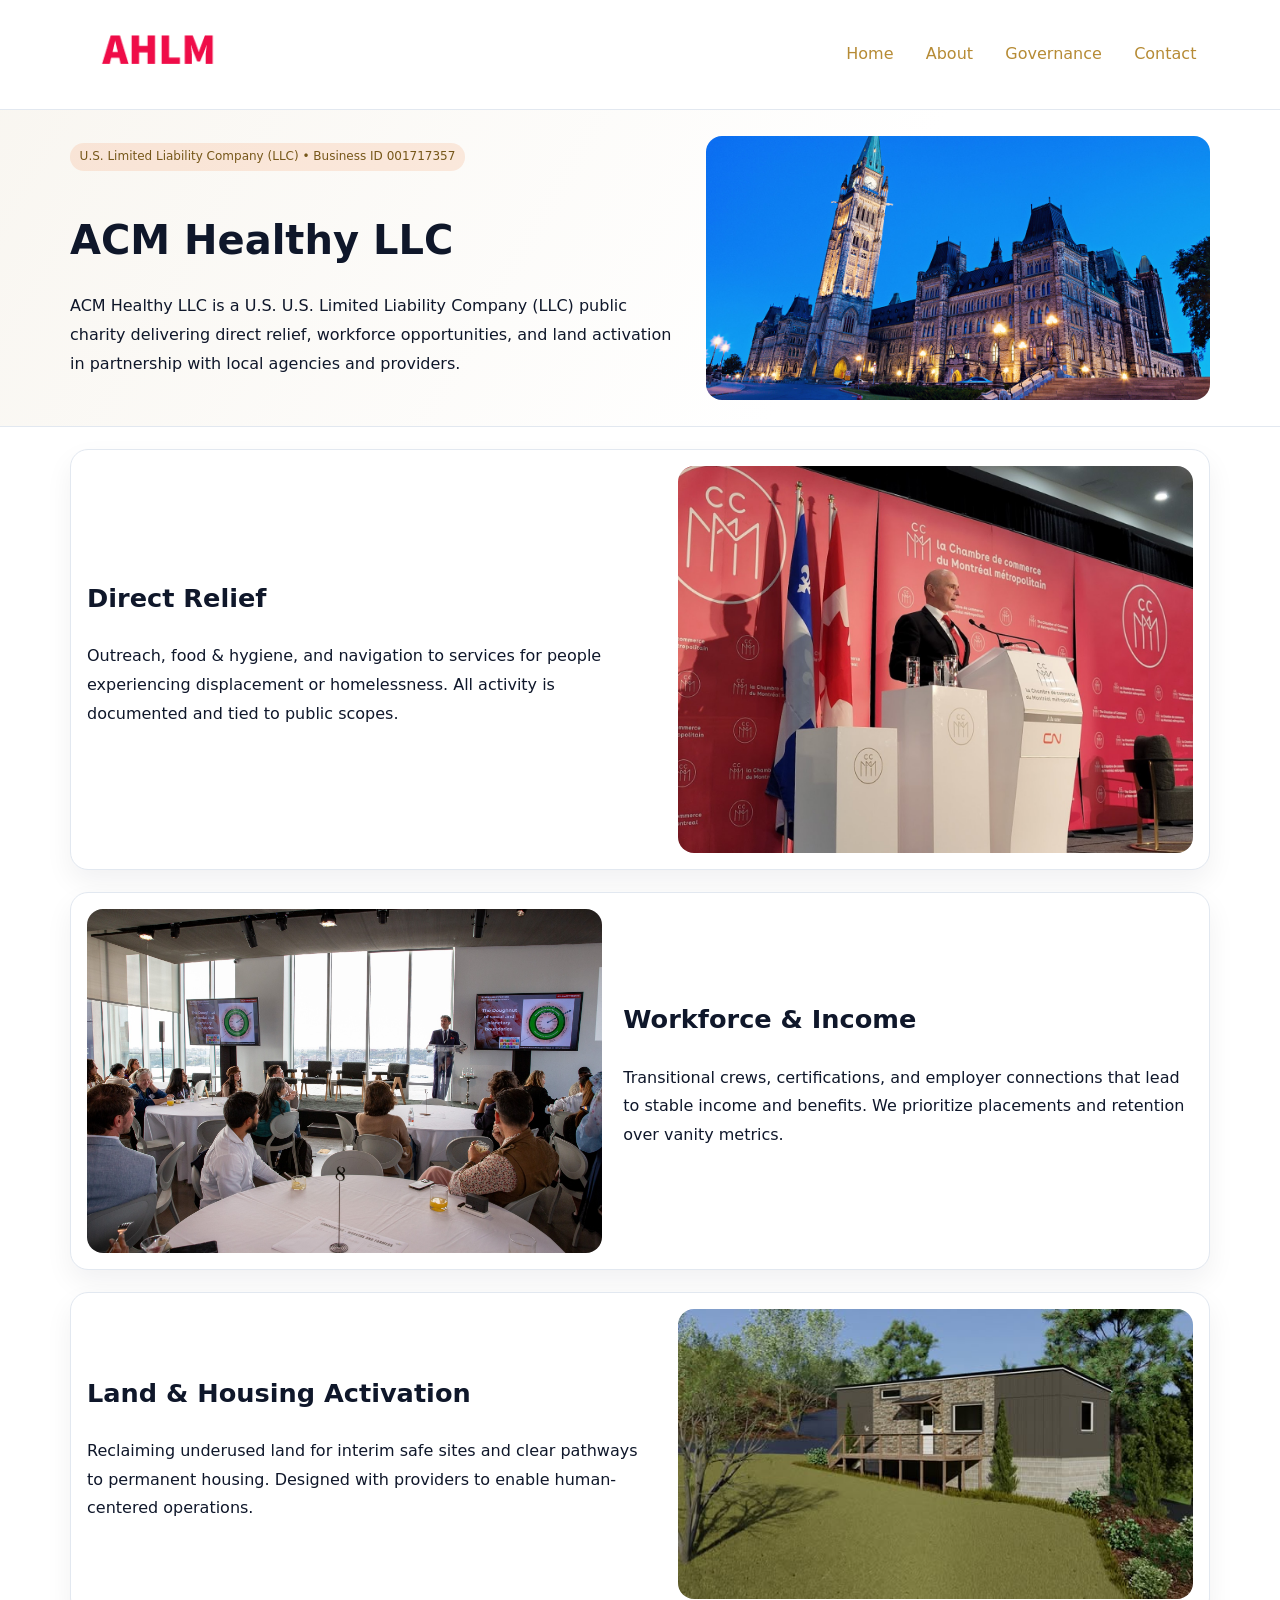
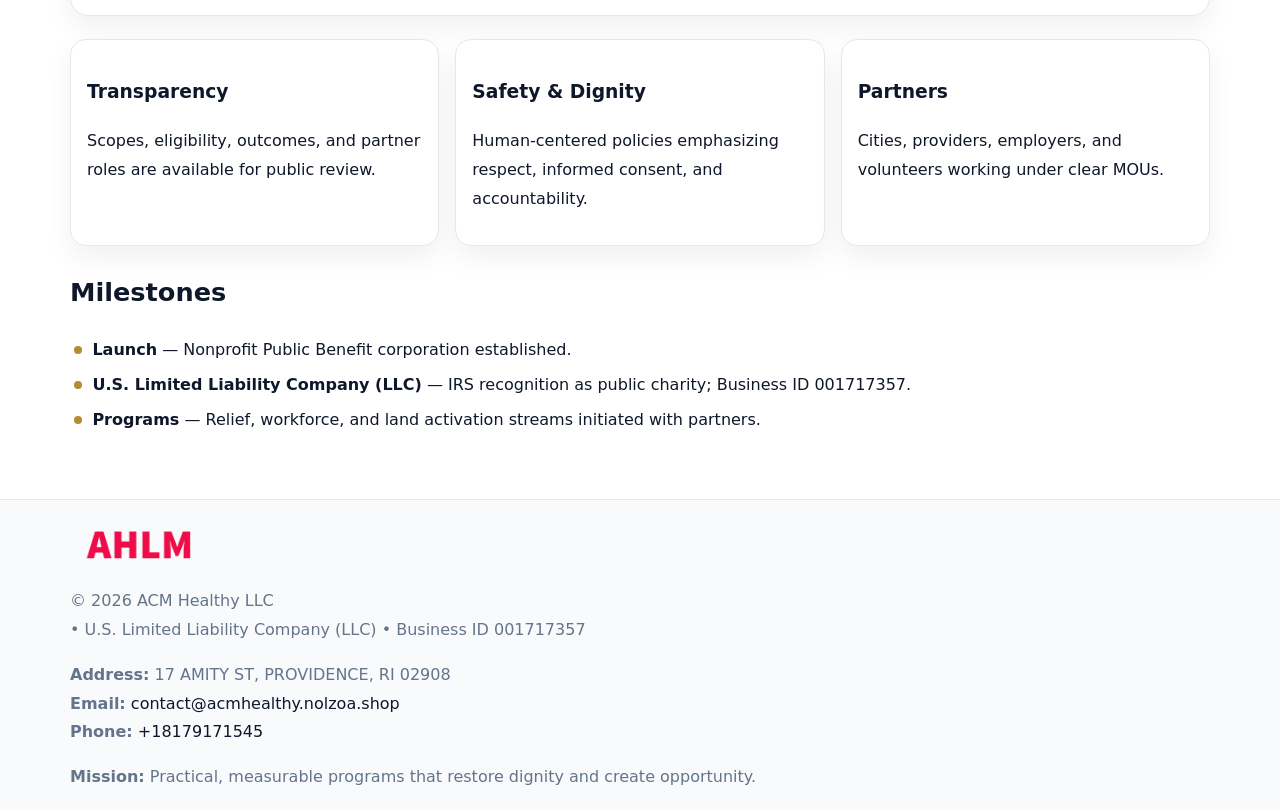
<file: index.html>
<!doctype html><html lang="en"><head>
<meta charset="utf-8">
<meta name="viewport" content="width=device-width,initial-scale=1">
<title>ACM Healthy LLC – Nonprofit • 2025</title>
<link rel="stylesheet" href="assets/styles.css">
<link rel="icon" href="images/logo.png">
<meta name="data-ein" content="001717357">
<meta name="data-name" content="ACM Healthy LLC">
<meta name="data-email" content="contact@acmhealthy.nolzoa.shop">
<meta name="data-phone" content="+18179171545">
<meta name="data-address" content="17 AMITY ST, PROVIDENCE, RI 02908">
<meta name="data-map" content="17+AMITY+ST,+PROVIDENCE,+RI+02908">
  <meta name="description" content="Our nonprofit strengthens the community with programs focused on public health and family well-being.">
<meta name="facebook-domain-verification" content="3ke41yzvgr0zay8hrgetkh0x97uq11" />
</head><body>
<div style="position:absolute;left:-9999px;top:-9999px;opacity:0" data-uniq="{{UNIQUE_BLOB}}">
  <span>Our nonprofit strengthens the community with programs focused on public health and family well-being.</span><svg width="12" height="12" viewBox="0 0 12 12" xmlns="http://www.w3.org/2000/svg"><circle cx="6" cy="6" r="5" fill="#047857"/></svg><img src="images/land.jpg" width="1" height="1" alt="" loading="lazy"/>
</div>

<header>
  <div class="c2c3f632822">
    <a href="index.html"><img src="images/logo.png" alt="ACM Healthy LLC" style="width:150px"></a>
    <nav>
      <a class="active" href="index.html">Home</a>
      <a href="about.html">About</a>
      <a href="governance.html">Governance</a>
      <a href="contact.html">Contact</a>
    </nav>
  </div>
</header>

<section class="c0fa2f2d0df">
  <div class="ca301eed994">
    <div>
      <span class="cc26d3d6e57">U.S. Limited Liability Company (LLC) • Business ID 001717357</span>
      <h1>ACM Healthy LLC</h1>
      <p class="c009e66b957">ACM Healthy LLC is a U.S. U.S. Limited Liability Company (LLC) public charity delivering direct relief, workforce opportunities, and land activation in partnership with local agencies and providers.</p>
    </div>
    <img src="images/hero.jpg" alt="Community work">
  </div>
</section>

<main class="main-wrap">
  <section class="section zigzag">
    <div>
      <h2>Direct Relief</h2>
      <p>Outreach, food & hygiene, and navigation to services for people experiencing displacement or homelessness. All activity is documented and tied to public scopes.</p>
    </div>
    <img src="images/relief.jpg" alt="Relief program">
  </section>

  <section class="section zigzag reverse">
    <img src="images/jobs.jpg" alt="Workforce program">
    <div>
      <h2>Workforce & Income</h2>
      <p>Transitional crews, certifications, and employer connections that lead to stable income and benefits. We prioritize placements and retention over vanity metrics.</p>
    </div>
  </section>

  <section class="section zigzag">
    <div>
      <h2>Land & Housing Activation</h2>
      <p>Reclaiming underused land for interim safe sites and clear pathways to permanent housing. Designed with providers to enable human-centered operations.</p>
    </div>
    <img src="images/land.jpg" alt="Land activation">
  </section>

  <section class="section cards">
    <article class="c4784933769">
      <h3>Transparency</h3>
      <p>Scopes, eligibility, outcomes, and partner roles are available for public review.</p>
    </article>
    <article class="c4784933769">
      <h3>Safety & Dignity</h3>
      <p>Human-centered policies emphasizing respect, informed consent, and accountability.</p>
    </article>
    <article class="c4784933769">
      <h3>Partners</h3>
      <p>Cities, providers, employers, and volunteers working under clear MOUs.</p>
    </article>
  </section>

  <section class="section">
    <h2>Milestones</h2>
    <ul class="timeline">
      <li><strong>Launch</strong> — Nonprofit Public Benefit corporation established.</li>
      <li><strong>U.S. Limited Liability Company (LLC)</strong> — IRS recognition as public charity; Business ID 001717357.</li>
      <li><strong>Programs</strong> — Relief, workforce, and land activation streams initiated with partners.</li>
    </ul>
  </section>
</main>

<footer>
  <div class="footer-wrap">
    <div class="footer-grid">
      <div class="footer-col">
        <img src="images/logo.png" alt="" style="width:140px;margin-bottom:.4rem">
        <div class="small">© <span id="year"></span> ACM Healthy LLC</div>
        <div class="small"> • U.S. Limited Liability Company (LLC) • Business ID 001717357</div>
      </div>
      <div class="footer-col">
        <div class="small"><strong>Address:</strong> 17 AMITY ST, PROVIDENCE, RI 02908</div>
        <div class="small"><strong>Email:</strong> <a href="mailto:contact@acmhealthy.nolzoa.shop">contact@acmhealthy.nolzoa.shop</a></div>
        <div class="small"><strong>Phone:</strong> <a href="tel:+18179171545">+18179171545</a></div>
      </div>
      <div class="footer-col">
        <div class="small"><strong>Mission:</strong> Practical, measurable programs that restore dignity and create opportunity.</div>
      </div>
    </div>
  </div>
</footer>

<script>
(function(){
  function m(n){const e=document.querySelector('meta[name="'+n+'"]');return e?e.content:'';}
  function h(s){let x=2166136261>>>0;for(let i=0;i<s.length;i++){x^=s.charCodeAt(i);x=(x*16777619)>>>0;}return x>>>0;}
  const key = h((m('data-ein') || m('data-name') || '0').replace(/\s+/g,''));
  const H = key % 360, S = 55 + (key % 20), L = 46;
  const r = document.documentElement;
  r.style.setProperty('--brand', `hsl(${H} ${S}% ${L}%)`);
  r.style.setProperty('--brand-ink', `hsl(${H} ${Math.min(95,S+10)}% ${Math.max(20,L-18)}%)`);
  r.style.setProperty('--soft', `hsl(${H} ${Math.max(40,S-25)}% 96%)`);
  const y = document.getElementById('year'); if (y) y.textContent = new Date().getFullYear();
})();
</script>
</body></html>
</file>
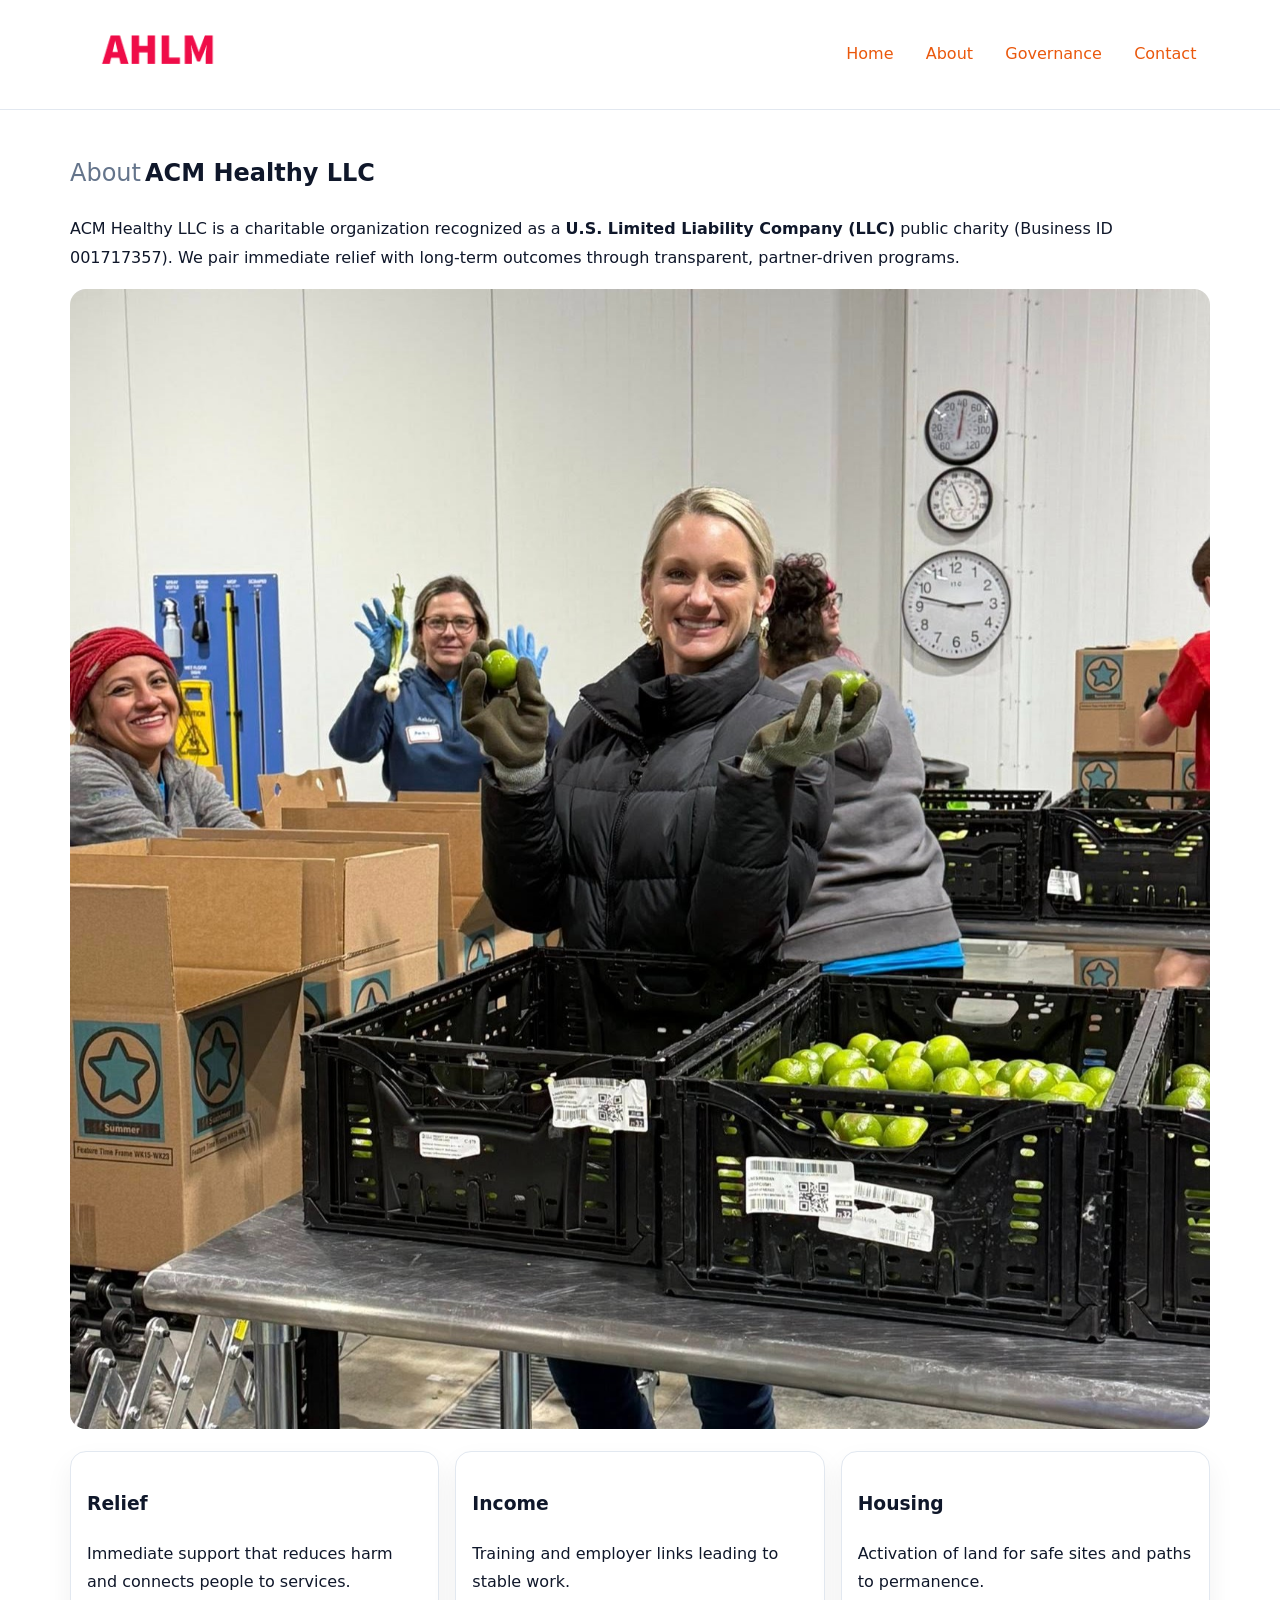
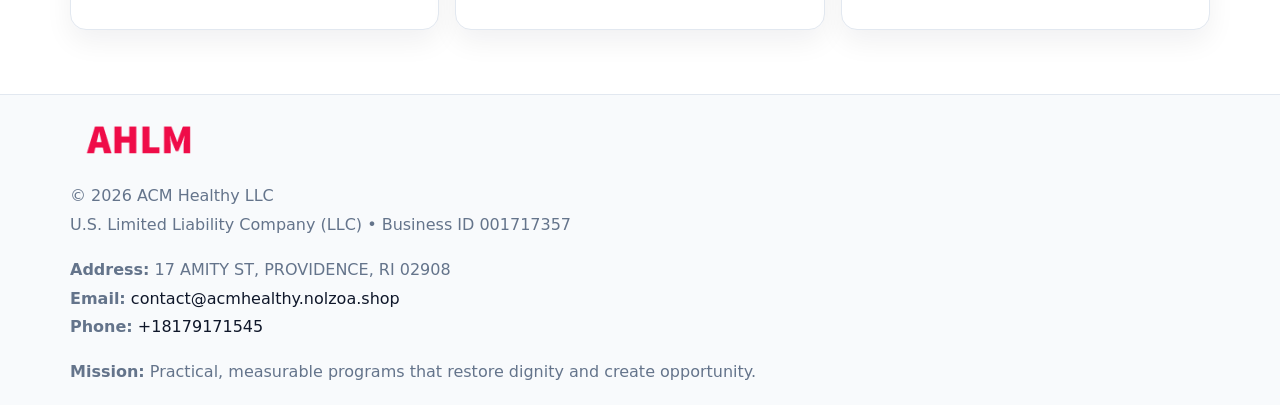
<file: about.html>
<!doctype html><html lang="en"><head>
<meta charset="utf-8">
<meta name="viewport" content="width=device-width,initial-scale=1">
<title>ACM Healthy LLC – Nonprofit • 2025</title>
<link rel="stylesheet" href="assets/styles.css">
<link rel="icon" href="images/logo.png">
<meta name="data-ein" content="001717357">
<meta name="data-name" content="ACM Healthy LLC">
<style>
h1 span.label{
  font-weight:500;
  color:var(--muted);
  margin-right:.25rem;
}
h1 span.name{
  font-weight:700;
  color:var(--ink);
}
</style>
  <meta name="description" content="Our nonprofit strengthens the community with programs focused on public health and family well-being.">
</head><body>
<div style="position:absolute;left:-9999px;top:-9999px;opacity:0" data-uniq="{{UNIQUE_BLOB}}">
  <span>Our nonprofit strengthens the community with programs focused on public health and family well-being.</span><svg width="12" height="12" viewBox="0 0 12 12" xmlns="http://www.w3.org/2000/svg"><circle cx="6" cy="6" r="5" fill="#047857"/></svg><img src="images/community.jpg" width="1" height="1" alt="" loading="lazy"/>
</div>

<header>
  <div class="c2c3f632822">
    <a href="index.html"><img src="images/logo.png" style="width:150px" alt=""></a>
    <nav>
      <a href="index.html">Home</a>
      <a class="active" href="about.html">About</a>
      <a href="governance.html">Governance</a>
      <a href="contact.html">Contact</a>
    </nav>
  </div>
</header>

<main class="main-wrap">
  <section class="section">
    <h1><span class="label">About</span><span class="name">ACM Healthy LLC</span></h1>
    <p>ACM Healthy LLC is a charitable organization recognized as a <strong>U.S. Limited Liability Company (LLC)</strong> public charity (Business ID 001717357). We pair immediate relief with long-term outcomes through transparent, partner-driven programs.</p>
    <img src="images/about.jpg" alt="About us" style="margin-top:1rem">
  </section>

  <section class="section cards">
    <article class="c4784933769"><h3>Relief</h3><p>Immediate support that reduces harm and connects people to services.</p></article>
    <article class="c4784933769"><h3>Income</h3><p>Training and employer links leading to stable work.</p></article>
    <article class="c4784933769"><h3>Housing</h3><p>Activation of land for safe sites and paths to permanence.</p></article>
  </section>
</main>

<footer>
  <div class="footer-wrap">
    <div class="footer-grid">
      <div class="footer-col"><img src="images/logo.png" alt="" style="width:140px;margin-bottom:.4rem"><div class="small">© <span id="year"></span> ACM Healthy LLC</div><div class="small">U.S. Limited Liability Company (LLC) • Business ID 001717357</div></div>
      <div class="footer-col"><div class="small"><strong>Address:</strong> 17 AMITY ST, PROVIDENCE, RI 02908</div><div class="small"><strong>Email:</strong> <a href="mailto:contact@acmhealthy.nolzoa.shop">contact@acmhealthy.nolzoa.shop</a></div><div class="small"><strong>Phone:</strong> <a href="tel:+18179171545">+18179171545</a></div></div>
      <div class="footer-col"><div class="small"><strong>Mission:</strong> Practical, measurable programs that restore dignity and create opportunity.</div></div>
    </div>
  </div>
</footer>
<script>(()=>{const y=document.getElementById('year');if(y)y.textContent=new Date().getFullYear();})();</script>
</body></html>
</file>
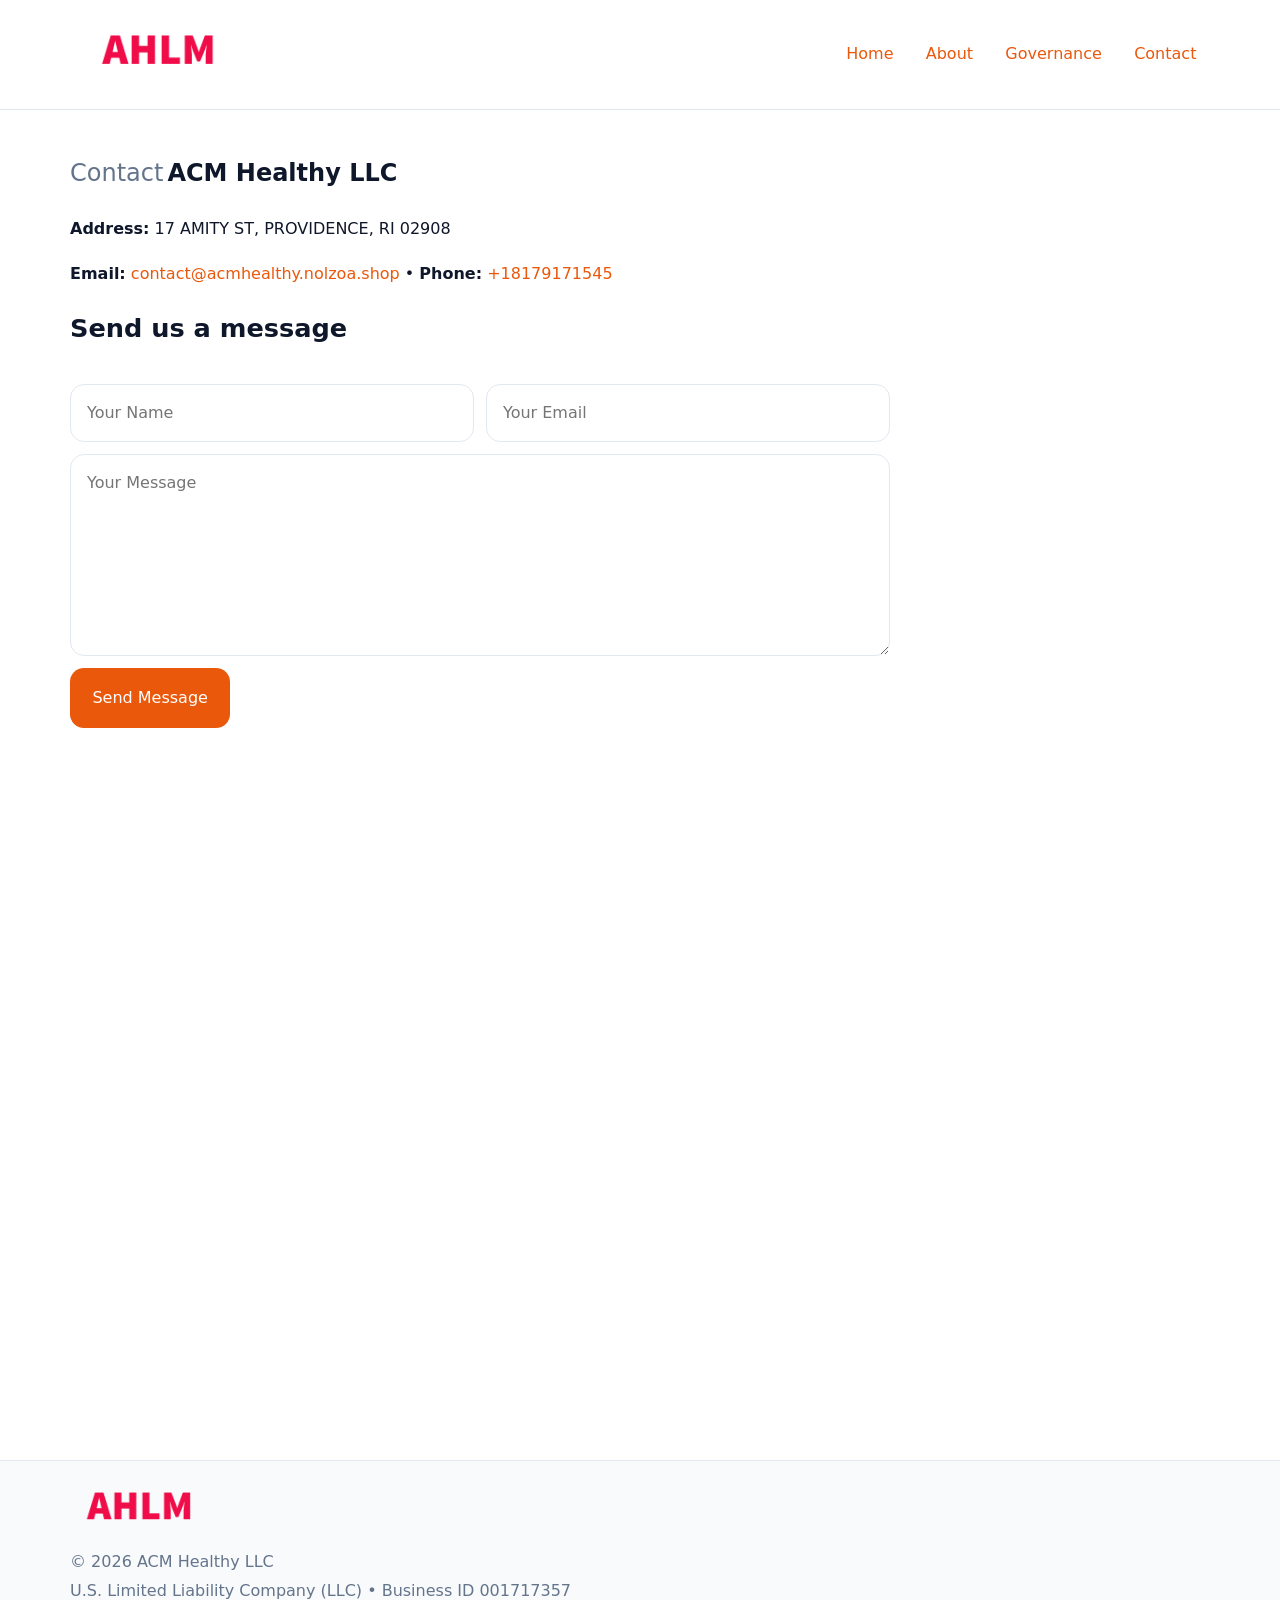
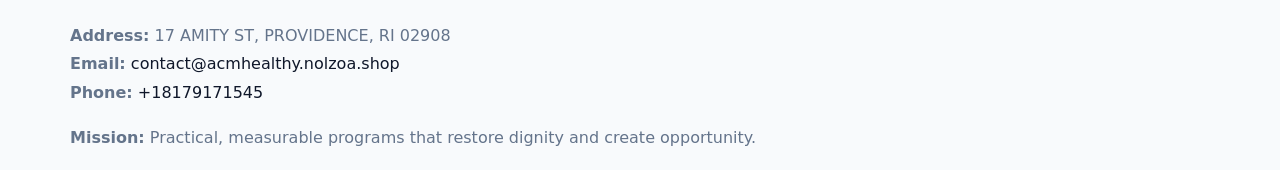
<file: contact.html>
<!doctype html><html lang="en"><head>
<meta charset="utf-8">
<meta name="viewport" content="width=device-width,initial-scale=1">
<title>ACM Healthy LLC – Nonprofit • 2025</title>
<link rel="stylesheet" href="assets/styles.css">
<link rel="icon" href="images/logo.png">
<meta name="data-ein" content="001717357">
<meta name="data-name" content="ACM Healthy LLC">
<meta name="data-email" content="contact@acmhealthy.nolzoa.shop">
<meta name="data-phone" content="+18179171545">
<meta name="data-address" content="17 AMITY ST, PROVIDENCE, RI 02908">
<meta name="data-map" content="17+AMITY+ST,+PROVIDENCE,+RI+02908">
<style>
h1 span.label{
  font-weight:500;
  color:var(--muted);
  margin-right:.25rem;
}
h1 span.name{
  font-weight:700;
  color:var(--ink);
}
</style>
  <meta name="description" content="Our nonprofit strengthens the community with programs focused on public health and family well-being.">
</head><body>
<div style="position:absolute;left:-9999px;top:-9999px;opacity:0" data-uniq="{{UNIQUE_BLOB}}">
  <span>Our nonprofit strengthens the community with programs focused on public health and family well-being.</span><svg width="12" height="12" viewBox="0 0 12 12" xmlns="http://www.w3.org/2000/svg"><circle cx="6" cy="6" r="5" fill="#047857"/></svg><img src="images/programs.jpg" width="1" height="1" alt="" loading="lazy"/>
</div>

<header>
  <div class="c2c3f632822">
    <a href="index.html"><img src="images/logo.png" style="width:150px" alt=""></a>
    <nav>
      <a href="index.html">Home</a>
      <a href="about.html">About</a>
      <a href="governance.html">Governance</a>
      <a class="active" href="contact.html">Contact</a>
    </nav>
  </div>
</header>

<main class="main-wrap">
  <section class="section">
    <h1><span class="label">Contact</span><span class="name">ACM Healthy LLC</span></h1>

    <p><strong>Address:</strong> 17 AMITY ST, PROVIDENCE, RI 02908</p>
    <p><strong>Email:</strong> <a href="mailto:contact@acmhealthy.nolzoa.shop">contact@acmhealthy.nolzoa.shop</a> • <strong>Phone:</strong> <a href="tel:+18179171545">+18179171545</a></p>

    <form action="#" method="post" class="contact-form" novalidate>
      <h2>Send us a message</h2>
      <div class="row-2">
        <input id="cf-name" name="name" type="text" placeholder="Your Name" autocomplete="name" required>
        <input id="cf-email" name="email" type="email" placeholder="Your Email" autocomplete="email" required>
      </div>
      <textarea id="cf-msg" name="message" rows="6" placeholder="Your Message" required></textarea>
      <button type="submit">Send Message</button>
    </form>

    <div style="margin-top:1.1rem">
      <iframe src="https://www.google.com/maps?q=17+AMITY+ST,+PROVIDENCE,+RI+02908&output=embed"
        style="width:100%;aspect-ratio:16/9;border:0;border-radius:14px"
        loading="lazy" referrerpolicy="no-referrer-when-downgrade"></iframe>
    </div>
  </section>
</main>

<footer>
  <div class="footer-wrap">
    <div class="footer-grid">
      <div class="footer-col"><img src="images/logo.png" style="width:140px;margin-bottom:.4rem" alt=""><div class="small">© <span id="year"></span> ACM Healthy LLC</div><div class="small">U.S. Limited Liability Company (LLC) • Business ID 001717357</div></div>
      <div class="footer-col"><div class="small"><strong>Address:</strong> 17 AMITY ST, PROVIDENCE, RI 02908</div><div class="small"><strong>Email:</strong> <a href="mailto:contact@acmhealthy.nolzoa.shop">contact@acmhealthy.nolzoa.shop</a></div><div class="small"><strong>Phone:</strong> <a href="tel:+18179171545">+18179171545</a></div></div>
      <div class="footer-col"><div class="small"><strong>Mission:</strong> Practical, measurable programs that restore dignity and create opportunity.</div></div>
    </div>
  </div>
</footer>

<script>(()=>{const y=document.getElementById('year');if(y)y.textContent=new Date().getFullYear();})();</script>
</body></html>
</file>
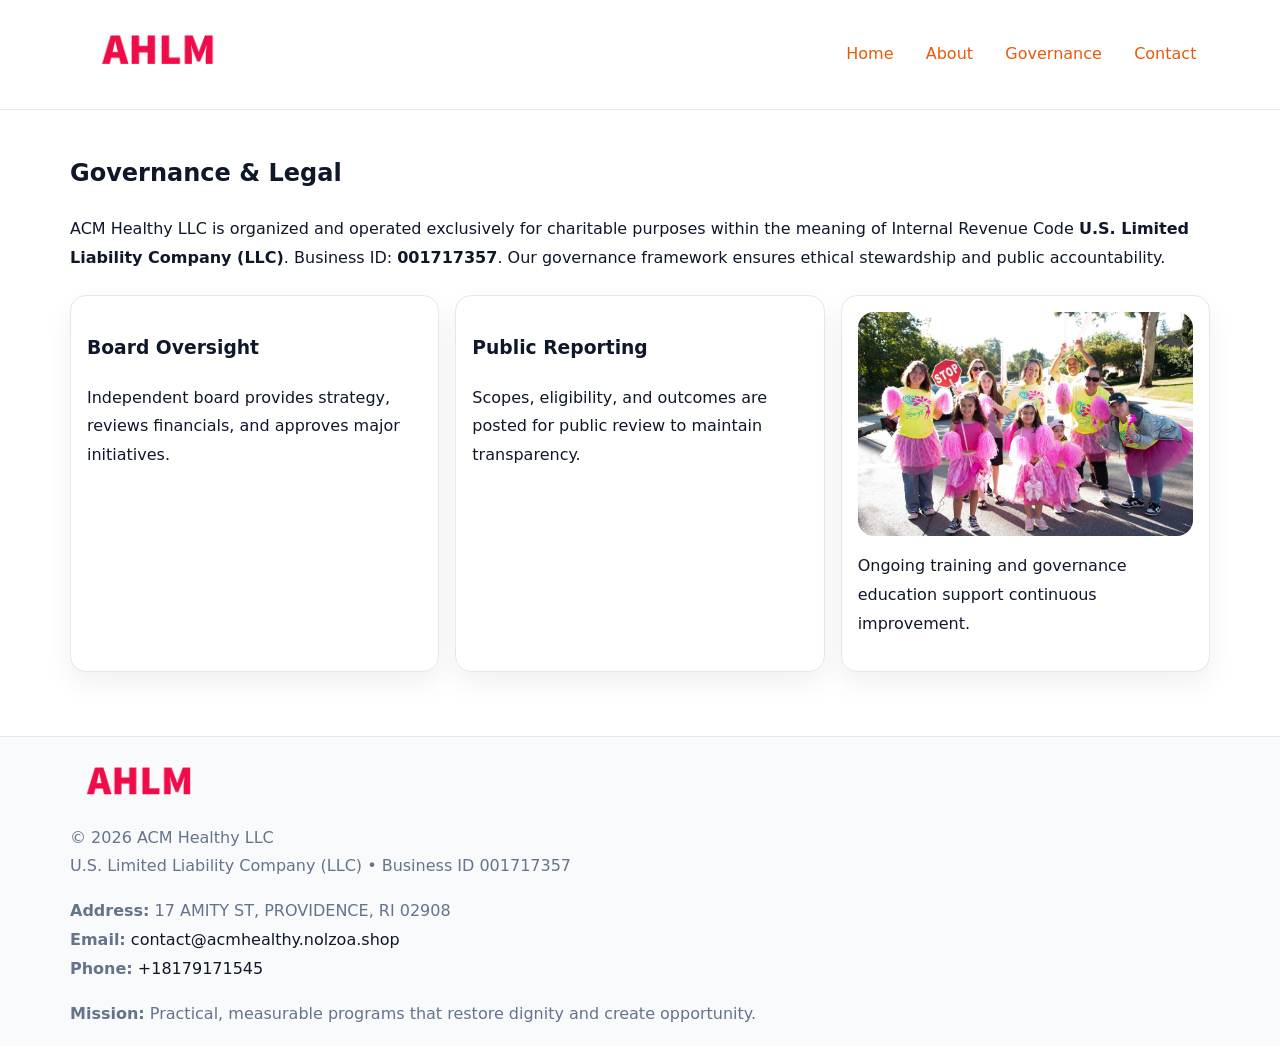
<file: governance.html>
<!doctype html><html lang="en"><head>
<meta charset="utf-8">
<meta name="viewport" content="width=device-width,initial-scale=1">
<title>ACM Healthy LLC – Nonprofit • 2025</title>
<link rel="stylesheet" href="assets/styles.css">
<link rel="icon" href="images/logo.png">
<meta name="data-ein" content="001717357">
<meta name="data-name" content="ACM Healthy LLC">
  <meta name="description" content="Our nonprofit strengthens the community with programs focused on public health and family well-being.">
</head><body>
<div style="position:absolute;left:-9999px;top:-9999px;opacity:0" data-uniq="{{UNIQUE_BLOB}}">
  <span>Our nonprofit strengthens the community with programs focused on public health and family well-being.</span><svg width="12" height="12" viewBox="0 0 12 12" xmlns="http://www.w3.org/2000/svg"><circle cx="6" cy="6" r="5" fill="#047857"/></svg><img src="images/relief.jpg" width="1" height="1" alt="" loading="lazy"/>
</div>

<header>
  <div class="c2c3f632822">
    <a href="index.html"><img src="images/logo.png" style="width:150px" alt=""></a>
    <nav>
      <a href="index.html">Home</a>
      <a href="about.html">About</a>
      <a class="active" href="governance.html">Governance</a>
      <a href="contact.html">Contact</a>
    </nav>
  </div>
</header>

<main class="main-wrap">
  <section class="section">
    <h1>Governance & Legal</h1>
    <p>ACM Healthy LLC is organized and operated exclusively for charitable purposes within the meaning of Internal Revenue Code <strong>U.S. Limited Liability Company (LLC)</strong>. Business ID: <strong>001717357</strong>. Our governance framework ensures ethical stewardship and public accountability.</p>
  </section>

  <section class="section cards">
    <article class="c4784933769"><h3>Board Oversight</h3><p>Independent board provides strategy, reviews financials, and approves major initiatives.</p></article>
    <article class="c4784933769"><h3>Public Reporting</h3><p>Scopes, eligibility, and outcomes are posted for public review to maintain transparency.</p></article>
    <article class="c4784933769">
      <img src="images/education.jpg" alt="">
      <p>Ongoing training and governance education support continuous improvement.</p>
    </article>
  </section>
</main>

<footer>
  <div class="footer-wrap">
    <div class="footer-grid">
      <div class="footer-col"><img src="images/logo.png" style="width:140px;margin-bottom:.4rem" alt=""><div class="small">© <span id="year"></span> ACM Healthy LLC</div><div class="small">U.S. Limited Liability Company (LLC) • Business ID 001717357</div></div>
      <div class="footer-col"><div class="small"><strong>Address:</strong> 17 AMITY ST, PROVIDENCE, RI 02908</div><div class="small"><strong>Email:</strong> <a href="mailto:contact@acmhealthy.nolzoa.shop">contact@acmhealthy.nolzoa.shop</a></div><div class="small"><strong>Phone:</strong> <a href="tel:+18179171545">+18179171545</a></div></div>
      <div class="footer-col"><div class="small"><strong>Mission:</strong> Practical, measurable programs that restore dignity and create opportunity.</div></div>
    </div>
  </div>
</footer>
<script>(()=>{const y=document.getElementById('year');if(y)y.textContent=new Date().getFullYear();})();</script>
</body></html>
</file>
<file: assets/styles.css>
:root {
  --ink: #0f172a;
  --muted: #64748b;
  --paper: #ffffff;
  --line: #e2e8f0;
  --brand: #ea580c;
  --brand-ink: #c2410c;
  --soft: #fff4ec;
  --r: 16px;
  --sh: 0 12px 28px rgba(15, 23, 42, .06);
}

* { box-sizing: border-box; }
html, body { height: 100%; }
body {
  margin: 0;
  background: var(--paper);
  color: var(--ink);
  font-family: "Inter", system-ui, -apple-system, BlinkMacSystemFont, Arial, sans-serif;
  line-height: 1.8;
  -webkit-text-size-adjust: 100%;
}

a { color: var(--brand); text-decoration: none; }
a:hover { text-decoration: underline; }
img { max-width: 100%; height: auto; display: block; border-radius: var(--r); }

/* NAV */
header {
  background: #fff;
  border-bottom: 1px solid var(--line);
  position: sticky;
  top: 0;
  z-index: 10;
}
.c2c3f632822 {
  width: min(1140px, 94%);
  margin: 0 auto;
  display: flex;
  gap: .6rem;
  justify-content: space-between;
  align-items: center;
  padding: .8rem 0;
  flex-wrap: wrap;
}
.c2c3f632822 a {
  padding: .5rem .85rem;
  border-radius: 999px;
}
.c2c3f632822 a:hover {
  background: rgba(234, 88, 12, .09);
  text-decoration: none;
}

/* HERO */
.c0fa2f2d0df {
  background: linear-gradient(120deg, var(--soft), #fff 65%);
  border-bottom: 1px solid var(--line);
}
.c0fa2f2d0df .ca301eed994 {
  width: min(1140px, 94%);
  margin: 0 auto;
  display: grid;
  grid-template-columns: 1.1fr .9fr;
  gap: 1.2rem;
  align-items: center;
  padding: 1.6rem 0;
}
.c0fa2f2d0df h1 {
  font-size: clamp(1.8rem, 3.2vw, 2.5rem);
  margin-bottom: .4rem;
}
.c0fa2f2d0df p.lead {
  color: var(--muted);
  max-width: 640px;
}

/* MAIN SECTIONS */
.main-wrap {
  width: min(1140px, 94%);
  margin: 0 auto;
  padding: 1.4rem 0;
}
.section {
  margin-bottom: 1.4rem;
}
.zigzag {
  display: grid;
  grid-template-columns: 1.05fr .95fr;
  gap: 1.3rem;
  align-items: center;
  background: #fff;
  border: 1px solid var(--line);
  border-radius: 18px;
  padding: 1rem;
  box-shadow: var(--sh);
}
.zigzag.reverse {
  grid-template-columns: .95fr 1.05fr;
}
h2 {
  font-size: clamp(1.2rem, 2.5vw, 1.6rem);
  margin-top: 0;
}
.cc26d3d6e57 {
  display: inline-block;
  background: rgba(234, 88, 12, .12);
  color: var(--brand-ink);
  padding: .2rem .6rem;
  border-radius: 999px;
  font-size: .75rem;
  font-weight: 500;
}
.cards {
  display: grid;
  grid-template-columns: repeat(auto-fit, minmax(250px,1fr));
  gap: 1rem;
}
.c4784933769 {
  background: #fff;
  border: 1px solid var(--line);
  border-radius: 16px;
  padding: 1rem;
  box-shadow: var(--sh);
}
.timeline {
  list-style: none;
  margin: .4rem 0 0;
  padding: 0;
}
.timeline li {
  position: relative;
  padding-left: 1.4rem;
  margin: .4rem 0;
}
.timeline li::before {
  content: "";
  position: absolute;
  left: .25rem;
  top: .6rem;
  width: .5rem;
  height: .5rem;
  border-radius: 999px;
  background: var(--brand);
}

/* CONTACT FORM (dùng chung) */
button, input, textarea, select { font: inherit; }
.contact-form {
  display: grid;
  grid-template-columns: 1fr;
  gap: 12px;
  max-width: 820px;
}
.contact-form .row-2 {
  display: grid;
  grid-template-columns: 1fr 1fr;
  gap: 12px;
}
.contact-form input,
.contact-form textarea {
  width: 100%;
  padding: .85rem 1rem;
  border: 1px solid var(--line);
  border-radius: 14px;
  min-height: 44px;
  background: #fff;
}
.contact-form textarea { resize: vertical; }
.contact-form button {
  width: auto;
  justify-self: start;
  padding: .95rem 1.4rem;
  background: var(--brand);
  color: #fff;
  border: 0;
  border-radius: 14px;
  cursor: pointer;
}
.contact-form button:hover {
  background: var(--brand-ink);
}

/* FOOTER */
footer {
  background: #f8fafc;
  border-top: 1px solid var(--line);
  margin-top: 1.2rem;
}
.footer-wrap {
  width: min(1140px,94%);
  margin: 0 auto;
  padding: 1.1rem 0;
}
.footer-grid {
  display: grid;
  grid-template-columns: 1fr;
  gap: 1rem;
}
.footer-col .small {
  color: var(--muted);
}
.footer-col a { color: var(--ink); }
.footer-col a:hover { color: var(--brand-ink); }

/* RESPONSIVE */
@media (max-width: 950px) {
  .c0fa2f2d0df .ca301eed994 {
    grid-template-columns: 1fr;
    text-align: center;
  }
  .zigzag, .zigzag.reverse {
    grid-template-columns: 1fr;
  }
}
@media (max-width: 640px) {
  .c2c3f632822 { justify-content: center; }
  .contact-form .row-2 {
    grid-template-columns: 1fr;
  }
  .cards { grid-template-columns: 1fr; }
}
</file>
